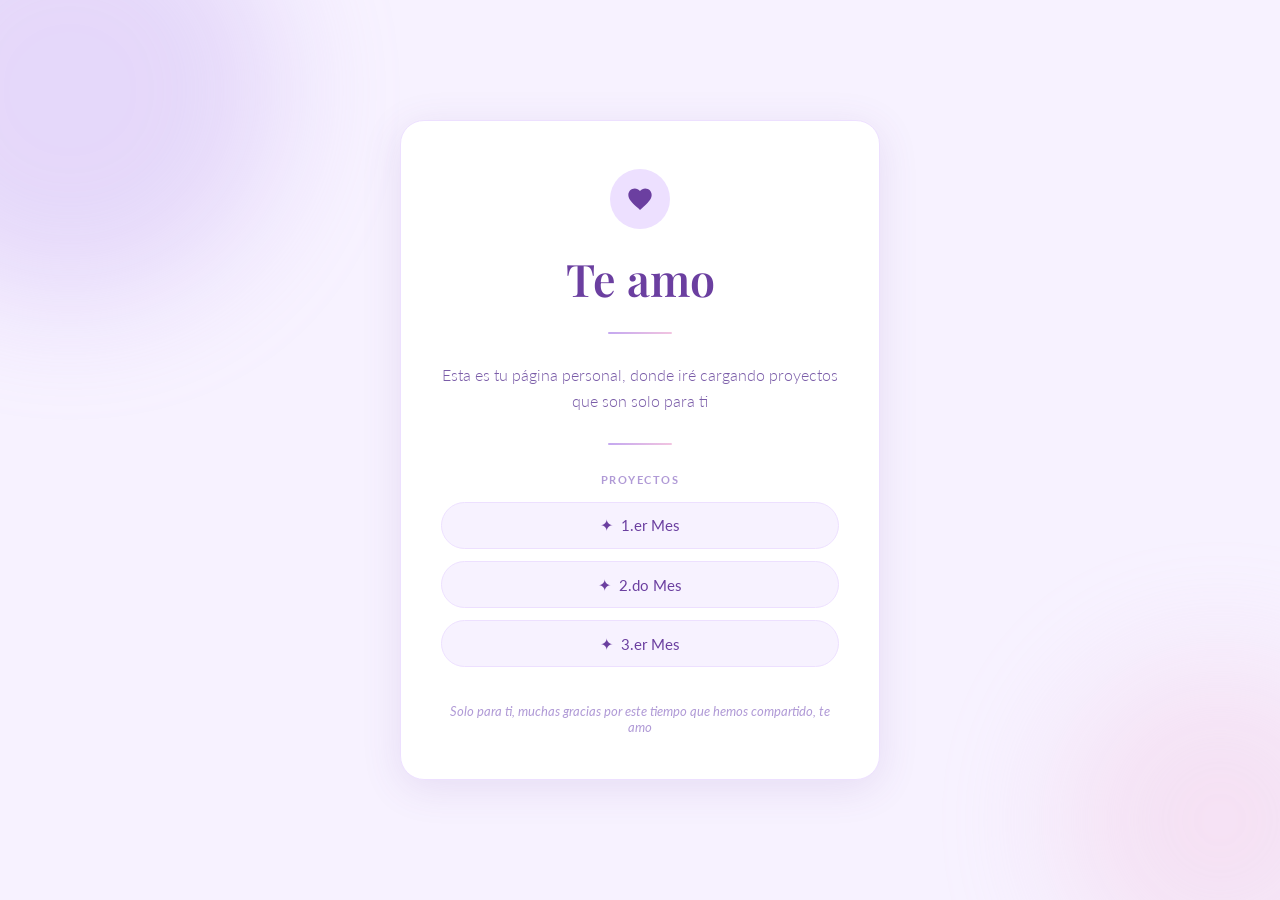
<file: index.html>
<!DOCTYPE html>
<html lang="es">
<head>
  <meta charset="UTF-8" />
  <meta name="viewport" content="width=device-width, initial-scale=1.0, maximum-scale=1.0, user-scalable=no, shrink-to-fit=no"/>
  <title>Para ti amor mío</title>
  <link rel="stylesheet" href="styles.css" />
</head>
<body>

  <div class="card">

    <!-- Ícono corazón -->
    <div class="icon-wrap">
      <svg viewBox="0 0 24 24" xmlns="http://www.w3.org/2000/svg">
        <path d="M12 21.35l-1.45-1.32C5.4 15.36 2 12.28 2 8.5
                 2 5.42 4.42 3 7.5 3c1.74 0 3.41.81 4.5 2.09
                 C13.09 3.81 14.76 3 16.5 3 19.58 3 22 5.42 22 8.5
                 c0 3.78-3.4 6.86-8.55 11.54L12 21.35z"/>
      </svg>
    </div>

    <h1>Te amo</h1>

    <div class="divider"></div>

    <h3>Esta es tu página personal, donde iré cargando proyectos que son solo para ti</h3>

    <div class="divider"></div>

    <span class="section-label">Proyectos</span>

    <ul class="nav-links">
      <li>
        <a href="1.er Mes.html">
          <span class="link-icon">✦</span>
          1.er Mes
        </a>
      </li>
      <li>
        <a href="2.do Mes.html">
          <span class="link-icon">✦</span>
          2.do Mes
        </a>
      </li>
      <li>
        <a href="3.er Mes.html">
          <span class="link-icon">✦</span>
          3.er Mes
        </a>
      </li>
    </ul>

    <p class="footer-note">Solo para ti, muchas gracias por este tiempo que hemos compartido, te amo</p>

  </div>

  <script src="scripindex.js"></script>
</body>
</html>
</file>
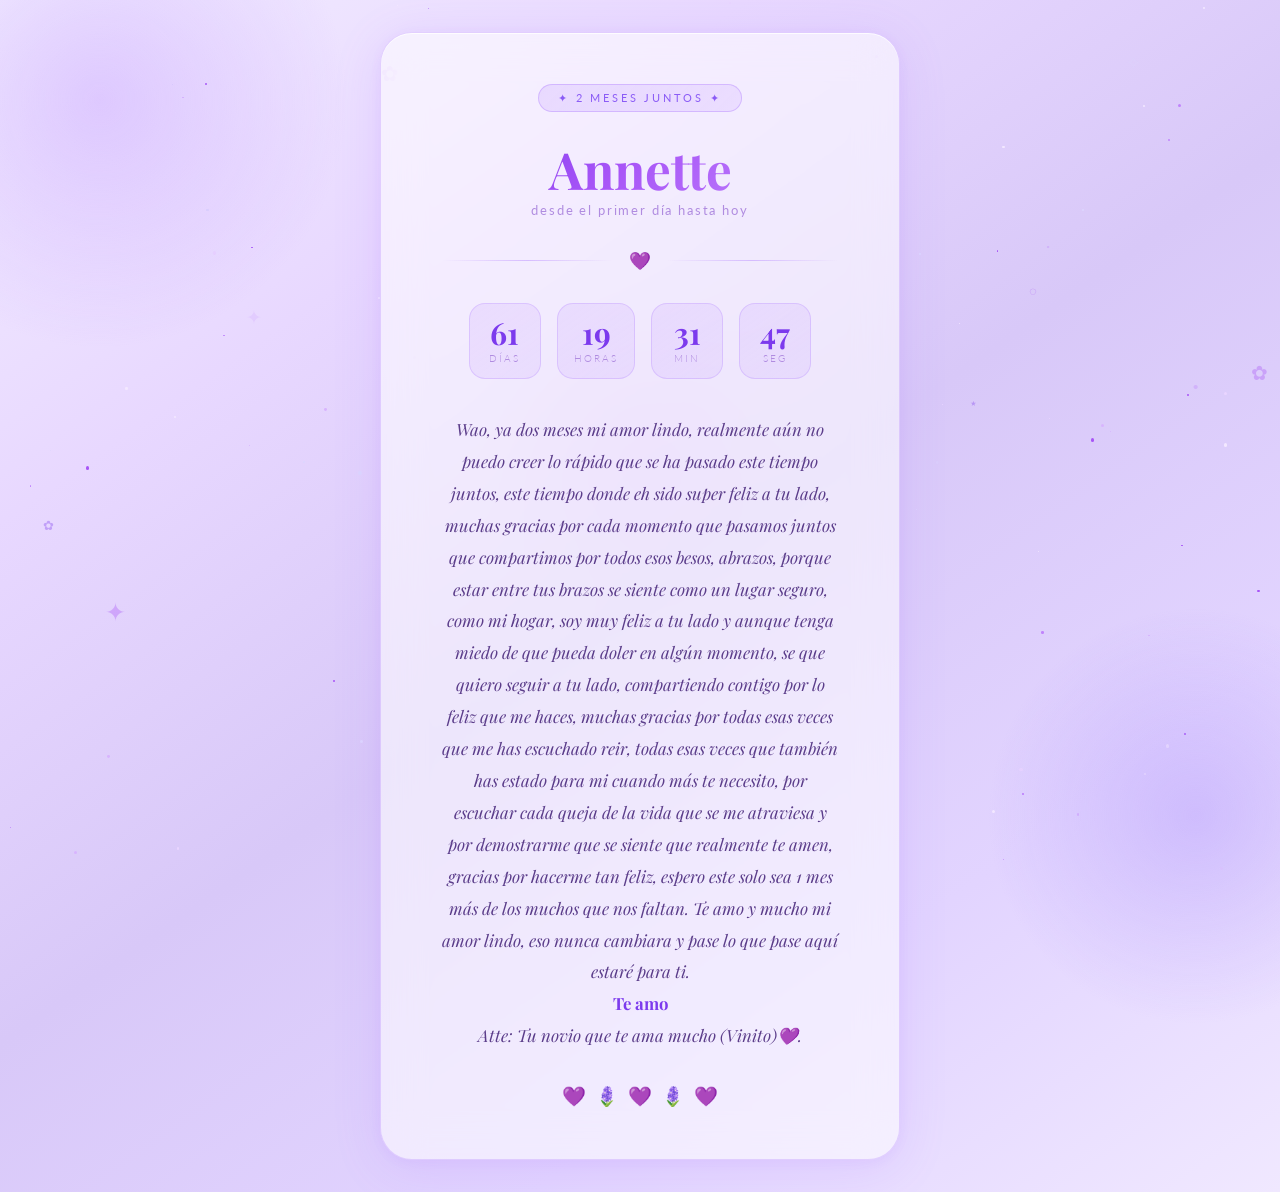
<file: 2.do mes.html>
<!DOCTYPE html>
<html lang="es">
<head>
<meta charset="UTF-8">
<meta name="viewport" content="width=device-width, initial-scale=1.0">
<title>Para Annette 💜</title>
<link href="https://fonts.googleapis.com/css2?family=Playfair+Display:ital,wght@0,400;0,700;1,400&family=Lato:wght@300;400&display=swap" rel="stylesheet">
<style>
  * { margin: 0; padding: 0; box-sizing: border-box; }

  body {
    min-height: 100vh;
    background: linear-gradient(145deg, #f3eeff 0%, #e8d8ff 25%, #d8c8f8 50%, #e2d4ff 75%, #f0e8ff 100%);
    display: flex;
    align-items: center;
    justify-content: center;
    font-family: 'Lato', sans-serif;
    overflow-x: hidden;
    overflow-y: auto;
    position: relative;
    padding: 2rem 0;
  }

  .stars-bg {
    position: fixed;
    inset: 0;
    pointer-events: none;
    overflow: hidden;
    z-index: 0;
  }

  .star {
    position: absolute;
    border-radius: 50%;
    animation: twinkle var(--d) ease-in-out infinite var(--delay);
  }

  @keyframes twinkle {
    0%, 100% { opacity: 0.15; transform: scale(1); }
    50% { opacity: 1; transform: scale(1.5); }
  }

  .floaty {
    position: fixed;
    pointer-events: none;
    z-index: 0;
    animation: float var(--fd) ease-in-out infinite var(--fdelay);
    font-size: var(--fs);
    color: var(--fc);
    opacity: 0.35;
  }

  @keyframes float {
    0%, 100% { transform: translateY(0) rotate(var(--r)); }
    50% { transform: translateY(-20px) rotate(calc(var(--r) + 8deg)); }
  }

  .glow-orb {
    position: fixed;
    border-radius: 50%;
    pointer-events: none;
    z-index: 0;
    animation: orbPulse var(--od) ease-in-out infinite var(--odelay);
  }

  @keyframes orbPulse {
    0%, 100% { transform: scale(1) translate(-50%, -50%); opacity: var(--oa); }
    50% { transform: scale(1.2) translate(-50%, -50%); opacity: calc(var(--oa) * 1.6); }
  }

  .card {
    position: relative;
    z-index: 10;
    background: rgba(255, 255, 255, 0.55);
    border: 1.5px solid rgba(180, 130, 255, 0.3);
    border-radius: 32px;
    padding: 3.2rem 3.8rem;
    max-width: 520px;
    width: 90vw;
    text-align: center;
    backdrop-filter: blur(20px);
    -webkit-backdrop-filter: blur(20px);
    box-shadow:
      0 8px 48px rgba(160, 100, 255, 0.15),
      0 2px 12px rgba(180, 130, 255, 0.1),
      inset 0 1px 0 rgba(255, 255, 255, 0.8);
    animation: appear 1.4s cubic-bezier(0.16, 1, 0.3, 1) forwards;
    opacity: 0;
    transform: translateY(35px) scale(0.97);
  }

  @keyframes appear {
    to { opacity: 1; transform: translateY(0) scale(1); }
  }

  .badge {
    display: inline-block;
    background: linear-gradient(135deg, rgba(160, 100, 255, 0.15), rgba(200, 160, 255, 0.2));
    border: 1px solid rgba(160, 100, 255, 0.3);
    color: #8b5cf6;
    font-size: 0.7rem;
    letter-spacing: 0.25em;
    text-transform: uppercase;
    padding: 0.38rem 1.2rem;
    border-radius: 100px;
    margin-bottom: 1.8rem;
    animation: fadeSlide 1s 0.4s ease forwards;
    opacity: 0;
    transform: translateY(10px);
  }

  @keyframes fadeSlide {
    to { opacity: 1; transform: translateY(0); }
  }

  .name {
    font-family: 'Playfair Display', serif;
    font-size: 3.2rem;
    font-weight: 700;
    background: linear-gradient(135deg, #7c3aed 0%, #a855f7 45%, #c084fc 100%);
    -webkit-background-clip: text;
    -webkit-text-fill-color: transparent;
    background-clip: text;
    line-height: 1.1;
    margin-bottom: 0.3rem;
    animation: fadeSlide 1s 0.6s ease forwards;
    opacity: 0;
  }

  .subtitle-date {
    font-size: 0.82rem;
    color: #b08ce0;
    letter-spacing: 0.14em;
    margin-bottom: 2rem;
    animation: fadeSlide 1s 0.7s ease forwards;
    opacity: 0;
  }

  .divider {
    display: flex;
    align-items: center;
    gap: 1rem;
    margin-bottom: 2rem;
    animation: fadeSlide 1s 0.8s ease forwards;
    opacity: 0;
  }

  .divider-line {
    flex: 1;
    height: 1px;
    background: linear-gradient(90deg, transparent, rgba(160, 100, 255, 0.35), transparent);
  }

  .divider-heart {
    font-size: 1.1rem;
    animation: heartbeat 1.8s ease-in-out infinite;
    display: inline-block;
  }

  @keyframes heartbeat {
    0%, 100% { transform: scale(1); }
    15% { transform: scale(1.3); }
    30% { transform: scale(1); }
    45% { transform: scale(1.18); }
  }

  .counter-wrap {
    display: flex;
    justify-content: center;
    gap: 1rem;
    margin-bottom: 2.2rem;
    animation: fadeSlide 1s 0.9s ease forwards;
    opacity: 0;
  }

  .counter-box {
    background: linear-gradient(145deg, rgba(200, 160, 255, 0.2), rgba(180, 130, 255, 0.12));
    border: 1px solid rgba(160, 100, 255, 0.22);
    border-radius: 16px;
    padding: 0.85rem 1rem;
    min-width: 72px;
  }

  .counter-num {
    font-family: 'Playfair Display', serif;
    font-size: 1.9rem;
    color: #7c3aed;
    line-height: 1;
    display: block;
    font-weight: 700;
  }

  .counter-label {
    font-size: 0.63rem;
    color: #b08ce0;
    letter-spacing: 0.2em;
    text-transform: uppercase;
    margin-top: 0.25rem;
    display: block;
    font-weight: 300;
  }

  .message {
    font-family: 'Playfair Display', serif;
    font-style: italic;
    font-size: 1.05rem;
    color: #5b3d8a;
    line-height: 1.9;
    margin-bottom: 2rem;
    animation: fadeSlide 1s 1.1s ease forwards;
    opacity: 0;
  }

  .message strong {
    font-style: normal;
    color: #7c3aed;
    font-weight: 700;
  }

  .footer-hearts {
    display: flex;
    justify-content: center;
    gap: 0.55rem;
    animation: fadeSlide 1s 1.3s ease forwards;
    opacity: 0;
  }

  .hrt {
    font-size: 1.2rem;
    display: inline-block;
    animation: heartPop var(--hp) ease-in-out infinite var(--hd);
  }

  @keyframes heartPop {
    0%, 100% { transform: scale(1); opacity: 0.6; }
    50% { transform: scale(1.35); opacity: 1; }
  }

  .petals {
    position: fixed;
    inset: 0;
    pointer-events: none;
    z-index: 1;
    overflow: hidden;
  }

  .petal {
    position: absolute;
    top: -20px;
    border-radius: 50% 0 50% 0;
    animation: fall var(--fal) linear infinite var(--faldelay);
    opacity: 0.5;
  }

  @keyframes fall {
    0% { transform: translateY(-20px) rotate(0deg) translateX(0); opacity: 0.6; }
    80% { opacity: 0.4; }
    100% { transform: translateY(110vh) rotate(var(--spin)) translateX(var(--drift)); opacity: 0; }
  }
</style>
</head>
<body>

<div class="stars-bg" id="stars"></div>
<div class="petals" id="petals"></div>

<!-- Orbes de luz lilas -->
<div class="glow-orb" style="width:500px;height:500px;background:radial-gradient(circle,rgba(196,156,255,0.4),transparent 70%);top:0;left:0;transform-origin:top left;--od:8s;--odelay:0s;--oa:0.7;transform:translate(-30%,-30%);"></div>
<div class="glow-orb" style="width:420px;height:420px;background:radial-gradient(circle,rgba(167,139,250,0.35),transparent 70%);bottom:0;right:0;transform-origin:bottom right;--od:10s;--odelay:2s;--oa:0.6;transform:translate(30%,30%);"></div>
<div class="glow-orb" style="width:300px;height:300px;background:radial-gradient(circle,rgba(216,180,254,0.4),transparent 70%);top:50%;left:50%;--od:6s;--odelay:1s;--oa:0.5;transform:translate(-50%,-50%);"></div>

<div class="card">
  <div class="badge">✦ 2 meses juntos ✦</div>
  
 <div class="name">Annette</div>
  <div class="subtitle-date">desde el primer día hasta hoy</div>

  <div class="divider">
    <div class="divider-line"></div>
    <span class="divider-heart">💜</span>
    <div class="divider-line"></div>
  </div>

  <div class="counter-wrap">
    <div class="counter-box">
      <span class="counter-num" id="cnt-dias">–</span>
      <span class="counter-label">días</span>
    </div>
    <div class="counter-box">
      <span class="counter-num" id="cnt-horas">–</span>
      <span class="counter-label">horas</span>
    </div>
    <div class="counter-box">
      <span class="counter-num" id="cnt-min">–</span>
      <span class="counter-label">min</span>
    </div>
    <div class="counter-box">
      <span class="counter-num" id="cnt-seg">–</span>
      <span class="counter-label">seg</span>
    </div>
  </div>
    
  <div class="message">
    Wao, ya dos meses mi amor lindo, realmente aún no puedo creer lo rápido que se ha pasado este tiempo juntos,
    este tiempo donde eh sido super feliz a tu lado, muchas gracias por cada momento que pasamos juntos que compartimos
    por todos esos besos, abrazos, porque estar entre tus brazos se siente como un lugar seguro, como mi hogar, soy muy 
    feliz a tu lado y aunque tenga miedo de que pueda doler en algún momento, se que quiero seguir a tu lado, compartiendo 
    contigo por lo feliz que me haces, muchas gracias por todas esas veces que me has escuchado reir, todas esas veces que
    también has estado para mi cuando más te necesito, por escuchar cada queja de la vida que se me atraviesa y por demostrarme
    que se siente que realmente te amen, gracias por hacerme tan feliz, espero este solo sea 1 mes más de los muchos que nos faltan.
    Te amo y mucho mi amor lindo, eso nunca cambiara y pase lo que pase aquí estaré para ti. <br><strong>Te amo</strong><br>
    Atte: Tu novio que te ama mucho (Vinito)💜.
  </div>

  <div class="footer-hearts">
    <span class="hrt" style="--hp:2s;--hd:0s;">💜</span>
    <span class="hrt" style="--hp:2.3s;--hd:0.3s;">🪻</span>
    <span class="hrt" style="--hp:1.8s;--hd:0.6s;">💜</span>
    <span class="hrt" style="--hp:2.1s;--hd:0.9s;">🪻</span>
    <span class="hrt" style="--hp:2.4s;--hd:1.2s;">💜</span>
  </div>
</div>

<script>
// Estrellas lilas
const starsEl = document.getElementById('stars');
const starColors = ['#c084fc','#a855f7','#ddd6fe','#e9d5ff','#f3e8ff','#d8b4fe'];
for (let i = 0; i < 90; i++) {
  const s = document.createElement('div');
  s.className = 'star';
  const size = Math.random() * 3 + 0.8;
  const color = starColors[Math.floor(Math.random() * starColors.length)];
  s.style.cssText = `
    left:${Math.random()*100}%;
    top:${Math.random()*100}%;
    width:${size}px;
    height:${size}px;
    background:${color};
    --d:${2+Math.random()*5}s;
    --delay:${Math.random()*6}s;
  `;
  starsEl.appendChild(s);
}

// Símbolos flotantes
const floatSymbols = ['✦','✧','⋆','˚','·','✿','◌'];
const floatColors = ['#a855f7','#c084fc','#ddd6fe','#7c3aed','#d8b4fe'];
for (let i = 0; i < 20; i++) {
  const f = document.createElement('div');
  f.className = 'floaty';
  f.textContent = floatSymbols[Math.floor(Math.random() * floatSymbols.length)];
  f.style.cssText = `
    left:${Math.random()*100}%;
    top:${Math.random()*100}%;
    --fs:${10+Math.random()*20}px;
    --fc:${floatColors[Math.floor(Math.random()*floatColors.length)]};
    --r:${Math.random()*360}deg;
    --fd:${4+Math.random()*7}s;
    --fdelay:${Math.random()*5}s;
  `;
  document.body.appendChild(f);
}

// Pétalos cayendo
const petalsEl = document.getElementById('petals');
const petalColors = ['#e9d5ff','#ddd6fe','#c084fc','#f3e8ff','#d8b4fe'];
for (let i = 0; i < 18; i++) {
  const p = document.createElement('div');
  p.className = 'petal';
  const size = 6 + Math.random() * 8;
  const color = petalColors[Math.floor(Math.random() * petalColors.length)];
  p.style.cssText = `
    left:${Math.random()*100}%;
    width:${size}px;
    height:${size * 1.2}px;
    background:${color};
    --fal:${6+Math.random()*10}s;
    --faldelay:${Math.random()*10}s;
    --spin:${(Math.random()-0.5)*720}deg;
    --drift:${(Math.random()-0.5)*120}px;
  `;
  petalsEl.appendChild(p);
}

// Contador
const inicio = new Date();
inicio.setDate(inicio.getDate() - 61);
inicio.setHours(0, 0, 0, 0);

function update() {
  const diff = new Date() - inicio;
  const dias   = Math.floor(diff / 86400000);
  const horas  = Math.floor((diff % 86400000) / 3600000);
  const min    = Math.floor((diff % 3600000) / 60000);
  const seg    = Math.floor((diff % 60000) / 1000);
  document.getElementById('cnt-dias').textContent = dias;
  document.getElementById('cnt-horas').textContent = String(horas).padStart(2,'0');
  document.getElementById('cnt-min').textContent   = String(min).padStart(2,'0');
  document.getElementById('cnt-seg').textContent   = String(seg).padStart(2,'0');
}
update();
setInterval(update, 1000);
</script>
</body>
</html>
</file>
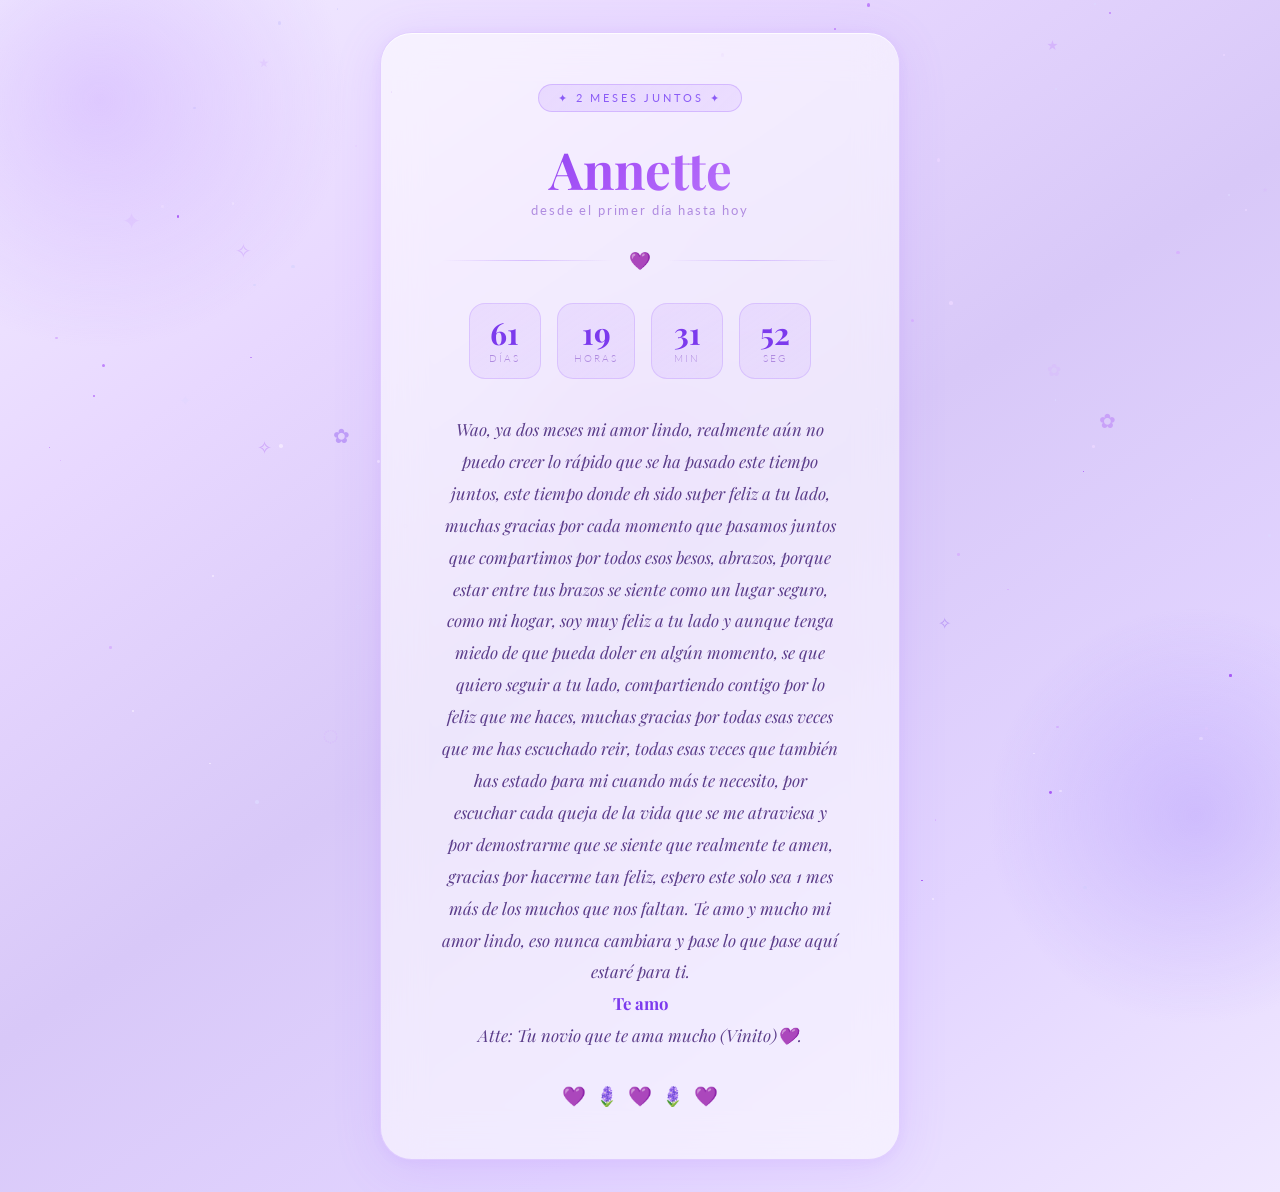
<file: 2.do Mes.html>
<!DOCTYPE html>
<html lang="es">
<head>
<meta charset="UTF-8">
<meta name="viewport" content="width=device-width, initial-scale=1.0">
<title>Para Annette 💜</title>
<link href="https://fonts.googleapis.com/css2?family=Playfair+Display:ital,wght@0,400;0,700;1,400&family=Lato:wght@300;400&display=swap" rel="stylesheet">
<style>
  * { margin: 0; padding: 0; box-sizing: border-box; }

  body {
    min-height: 100vh;
    background: linear-gradient(145deg, #f3eeff 0%, #e8d8ff 25%, #d8c8f8 50%, #e2d4ff 75%, #f0e8ff 100%);
    display: flex;
    align-items: center;
    justify-content: center;
    font-family: 'Lato', sans-serif;
    overflow-x: hidden;
    overflow-y: auto;
    position: relative;
    padding: 2rem 0;
  }

  .stars-bg {
    position: fixed;
    inset: 0;
    pointer-events: none;
    overflow: hidden;
    z-index: 0;
  }

  .star {
    position: absolute;
    border-radius: 50%;
    animation: twinkle var(--d) ease-in-out infinite var(--delay);
  }

  @keyframes twinkle {
    0%, 100% { opacity: 0.15; transform: scale(1); }
    50% { opacity: 1; transform: scale(1.5); }
  }

  .floaty {
    position: fixed;
    pointer-events: none;
    z-index: 0;
    animation: float var(--fd) ease-in-out infinite var(--fdelay);
    font-size: var(--fs);
    color: var(--fc);
    opacity: 0.35;
  }

  @keyframes float {
    0%, 100% { transform: translateY(0) rotate(var(--r)); }
    50% { transform: translateY(-20px) rotate(calc(var(--r) + 8deg)); }
  }

  .glow-orb {
    position: fixed;
    border-radius: 50%;
    pointer-events: none;
    z-index: 0;
    animation: orbPulse var(--od) ease-in-out infinite var(--odelay);
  }

  @keyframes orbPulse {
    0%, 100% { transform: scale(1) translate(-50%, -50%); opacity: var(--oa); }
    50% { transform: scale(1.2) translate(-50%, -50%); opacity: calc(var(--oa) * 1.6); }
  }

  .card {
    position: relative;
    z-index: 10;
    background: rgba(255, 255, 255, 0.55);
    border: 1.5px solid rgba(180, 130, 255, 0.3);
    border-radius: 32px;
    padding: 3.2rem 3.8rem;
    max-width: 520px;
    width: 90vw;
    text-align: center;
    backdrop-filter: blur(20px);
    -webkit-backdrop-filter: blur(20px);
    box-shadow:
      0 8px 48px rgba(160, 100, 255, 0.15),
      0 2px 12px rgba(180, 130, 255, 0.1),
      inset 0 1px 0 rgba(255, 255, 255, 0.8);
    animation: appear 1.4s cubic-bezier(0.16, 1, 0.3, 1) forwards;
    opacity: 0;
    transform: translateY(35px) scale(0.97);
  }

  @keyframes appear {
    to { opacity: 1; transform: translateY(0) scale(1); }
  }

  .badge {
    display: inline-block;
    background: linear-gradient(135deg, rgba(160, 100, 255, 0.15), rgba(200, 160, 255, 0.2));
    border: 1px solid rgba(160, 100, 255, 0.3);
    color: #8b5cf6;
    font-size: 0.7rem;
    letter-spacing: 0.25em;
    text-transform: uppercase;
    padding: 0.38rem 1.2rem;
    border-radius: 100px;
    margin-bottom: 1.8rem;
    animation: fadeSlide 1s 0.4s ease forwards;
    opacity: 0;
    transform: translateY(10px);
  }

  @keyframes fadeSlide {
    to { opacity: 1; transform: translateY(0); }
  }

  .name {
    font-family: 'Playfair Display', serif;
    font-size: 3.2rem;
    font-weight: 700;
    background: linear-gradient(135deg, #7c3aed 0%, #a855f7 45%, #c084fc 100%);
    -webkit-background-clip: text;
    -webkit-text-fill-color: transparent;
    background-clip: text;
    line-height: 1.1;
    margin-bottom: 0.3rem;
    animation: fadeSlide 1s 0.6s ease forwards;
    opacity: 0;
  }

  .subtitle-date {
    font-size: 0.82rem;
    color: #b08ce0;
    letter-spacing: 0.14em;
    margin-bottom: 2rem;
    animation: fadeSlide 1s 0.7s ease forwards;
    opacity: 0;
  }

  .divider {
    display: flex;
    align-items: center;
    gap: 1rem;
    margin-bottom: 2rem;
    animation: fadeSlide 1s 0.8s ease forwards;
    opacity: 0;
  }

  .divider-line {
    flex: 1;
    height: 1px;
    background: linear-gradient(90deg, transparent, rgba(160, 100, 255, 0.35), transparent);
  }

  .divider-heart {
    font-size: 1.1rem;
    animation: heartbeat 1.8s ease-in-out infinite;
    display: inline-block;
  }

  @keyframes heartbeat {
    0%, 100% { transform: scale(1); }
    15% { transform: scale(1.3); }
    30% { transform: scale(1); }
    45% { transform: scale(1.18); }
  }

  .counter-wrap {
    display: flex;
    justify-content: center;
    gap: 1rem;
    margin-bottom: 2.2rem;
    animation: fadeSlide 1s 0.9s ease forwards;
    opacity: 0;
  }

  .counter-box {
    background: linear-gradient(145deg, rgba(200, 160, 255, 0.2), rgba(180, 130, 255, 0.12));
    border: 1px solid rgba(160, 100, 255, 0.22);
    border-radius: 16px;
    padding: 0.85rem 1rem;
    min-width: 72px;
  }

  .counter-num {
    font-family: 'Playfair Display', serif;
    font-size: 1.9rem;
    color: #7c3aed;
    line-height: 1;
    display: block;
    font-weight: 700;
  }

  .counter-label {
    font-size: 0.63rem;
    color: #b08ce0;
    letter-spacing: 0.2em;
    text-transform: uppercase;
    margin-top: 0.25rem;
    display: block;
    font-weight: 300;
  }

  .message {
    font-family: 'Playfair Display', serif;
    font-style: italic;
    font-size: 1.05rem;
    color: #5b3d8a;
    line-height: 1.9;
    margin-bottom: 2rem;
    animation: fadeSlide 1s 1.1s ease forwards;
    opacity: 0;
  }

  .message strong {
    font-style: normal;
    color: #7c3aed;
    font-weight: 700;
  }

  .footer-hearts {
    display: flex;
    justify-content: center;
    gap: 0.55rem;
    animation: fadeSlide 1s 1.3s ease forwards;
    opacity: 0;
  }

  .hrt {
    font-size: 1.2rem;
    display: inline-block;
    animation: heartPop var(--hp) ease-in-out infinite var(--hd);
  }

  @keyframes heartPop {
    0%, 100% { transform: scale(1); opacity: 0.6; }
    50% { transform: scale(1.35); opacity: 1; }
  }

  .petals {
    position: fixed;
    inset: 0;
    pointer-events: none;
    z-index: 1;
    overflow: hidden;
  }

  .petal {
    position: absolute;
    top: -20px;
    border-radius: 50% 0 50% 0;
    animation: fall var(--fal) linear infinite var(--faldelay);
    opacity: 0.5;
  }

  @keyframes fall {
    0% { transform: translateY(-20px) rotate(0deg) translateX(0); opacity: 0.6; }
    80% { opacity: 0.4; }
    100% { transform: translateY(110vh) rotate(var(--spin)) translateX(var(--drift)); opacity: 0; }
  }
</style>
</head>
<body>

<div class="stars-bg" id="stars"></div>
<div class="petals" id="petals"></div>

<!-- Orbes de luz lilas -->
<div class="glow-orb" style="width:500px;height:500px;background:radial-gradient(circle,rgba(196,156,255,0.4),transparent 70%);top:0;left:0;transform-origin:top left;--od:8s;--odelay:0s;--oa:0.7;transform:translate(-30%,-30%);"></div>
<div class="glow-orb" style="width:420px;height:420px;background:radial-gradient(circle,rgba(167,139,250,0.35),transparent 70%);bottom:0;right:0;transform-origin:bottom right;--od:10s;--odelay:2s;--oa:0.6;transform:translate(30%,30%);"></div>
<div class="glow-orb" style="width:300px;height:300px;background:radial-gradient(circle,rgba(216,180,254,0.4),transparent 70%);top:50%;left:50%;--od:6s;--odelay:1s;--oa:0.5;transform:translate(-50%,-50%);"></div>

<div class="card">
  <div class="badge">✦ 2 meses juntos ✦</div>
  
 <div class="name">Annette</div>
  <div class="subtitle-date">desde el primer día hasta hoy</div>

  <div class="divider">
    <div class="divider-line"></div>
    <span class="divider-heart">💜</span>
    <div class="divider-line"></div>
  </div>

  <div class="counter-wrap">
    <div class="counter-box">
      <span class="counter-num" id="cnt-dias">–</span>
      <span class="counter-label">días</span>
    </div>
    <div class="counter-box">
      <span class="counter-num" id="cnt-horas">–</span>
      <span class="counter-label">horas</span>
    </div>
    <div class="counter-box">
      <span class="counter-num" id="cnt-min">–</span>
      <span class="counter-label">min</span>
    </div>
    <div class="counter-box">
      <span class="counter-num" id="cnt-seg">–</span>
      <span class="counter-label">seg</span>
    </div>
  </div>
    
  <div class="message">
    Wao, ya dos meses mi amor lindo, realmente aún no puedo creer lo rápido que se ha pasado este tiempo juntos,
    este tiempo donde eh sido super feliz a tu lado, muchas gracias por cada momento que pasamos juntos que compartimos
    por todos esos besos, abrazos, porque estar entre tus brazos se siente como un lugar seguro, como mi hogar, soy muy 
    feliz a tu lado y aunque tenga miedo de que pueda doler en algún momento, se que quiero seguir a tu lado, compartiendo 
    contigo por lo feliz que me haces, muchas gracias por todas esas veces que me has escuchado reir, todas esas veces que
    también has estado para mi cuando más te necesito, por escuchar cada queja de la vida que se me atraviesa y por demostrarme
    que se siente que realmente te amen, gracias por hacerme tan feliz, espero este solo sea 1 mes más de los muchos que nos faltan.
    Te amo y mucho mi amor lindo, eso nunca cambiara y pase lo que pase aquí estaré para ti. <br><strong>Te amo</strong><br>
    Atte: Tu novio que te ama mucho (Vinito)💜.
  </div>

  <div class="footer-hearts">
    <span class="hrt" style="--hp:2s;--hd:0s;">💜</span>
    <span class="hrt" style="--hp:2.3s;--hd:0.3s;">🪻</span>
    <span class="hrt" style="--hp:1.8s;--hd:0.6s;">💜</span>
    <span class="hrt" style="--hp:2.1s;--hd:0.9s;">🪻</span>
    <span class="hrt" style="--hp:2.4s;--hd:1.2s;">💜</span>
  </div>
</div>

<script>
// Estrellas lilas
const starsEl = document.getElementById('stars');
const starColors = ['#c084fc','#a855f7','#ddd6fe','#e9d5ff','#f3e8ff','#d8b4fe'];
for (let i = 0; i < 90; i++) {
  const s = document.createElement('div');
  s.className = 'star';
  const size = Math.random() * 3 + 0.8;
  const color = starColors[Math.floor(Math.random() * starColors.length)];
  s.style.cssText = `
    left:${Math.random()*100}%;
    top:${Math.random()*100}%;
    width:${size}px;
    height:${size}px;
    background:${color};
    --d:${2+Math.random()*5}s;
    --delay:${Math.random()*6}s;
  `;
  starsEl.appendChild(s);
}

// Símbolos flotantes
const floatSymbols = ['✦','✧','⋆','˚','·','✿','◌'];
const floatColors = ['#a855f7','#c084fc','#ddd6fe','#7c3aed','#d8b4fe'];
for (let i = 0; i < 20; i++) {
  const f = document.createElement('div');
  f.className = 'floaty';
  f.textContent = floatSymbols[Math.floor(Math.random() * floatSymbols.length)];
  f.style.cssText = `
    left:${Math.random()*100}%;
    top:${Math.random()*100}%;
    --fs:${10+Math.random()*20}px;
    --fc:${floatColors[Math.floor(Math.random()*floatColors.length)]};
    --r:${Math.random()*360}deg;
    --fd:${4+Math.random()*7}s;
    --fdelay:${Math.random()*5}s;
  `;
  document.body.appendChild(f);
}

// Pétalos cayendo
const petalsEl = document.getElementById('petals');
const petalColors = ['#e9d5ff','#ddd6fe','#c084fc','#f3e8ff','#d8b4fe'];
for (let i = 0; i < 18; i++) {
  const p = document.createElement('div');
  p.className = 'petal';
  const size = 6 + Math.random() * 8;
  const color = petalColors[Math.floor(Math.random() * petalColors.length)];
  p.style.cssText = `
    left:${Math.random()*100}%;
    width:${size}px;
    height:${size * 1.2}px;
    background:${color};
    --fal:${6+Math.random()*10}s;
    --faldelay:${Math.random()*10}s;
    --spin:${(Math.random()-0.5)*720}deg;
    --drift:${(Math.random()-0.5)*120}px;
  `;
  petalsEl.appendChild(p);
}

// Contador
const inicio = new Date();
inicio.setDate(inicio.getDate() - 61);
inicio.setHours(0, 0, 0, 0);

function update() {
  const diff = new Date() - inicio;
  const dias   = Math.floor(diff / 86400000);
  const horas  = Math.floor((diff % 86400000) / 3600000);
  const min    = Math.floor((diff % 3600000) / 60000);
  const seg    = Math.floor((diff % 60000) / 1000);
  document.getElementById('cnt-dias').textContent = dias;
  document.getElementById('cnt-horas').textContent = String(horas).padStart(2,'0');
  document.getElementById('cnt-min').textContent   = String(min).padStart(2,'0');
  document.getElementById('cnt-seg').textContent   = String(seg).padStart(2,'0');
}
update();
setInterval(update, 1000);
</script>
</body>
</html>
</file>
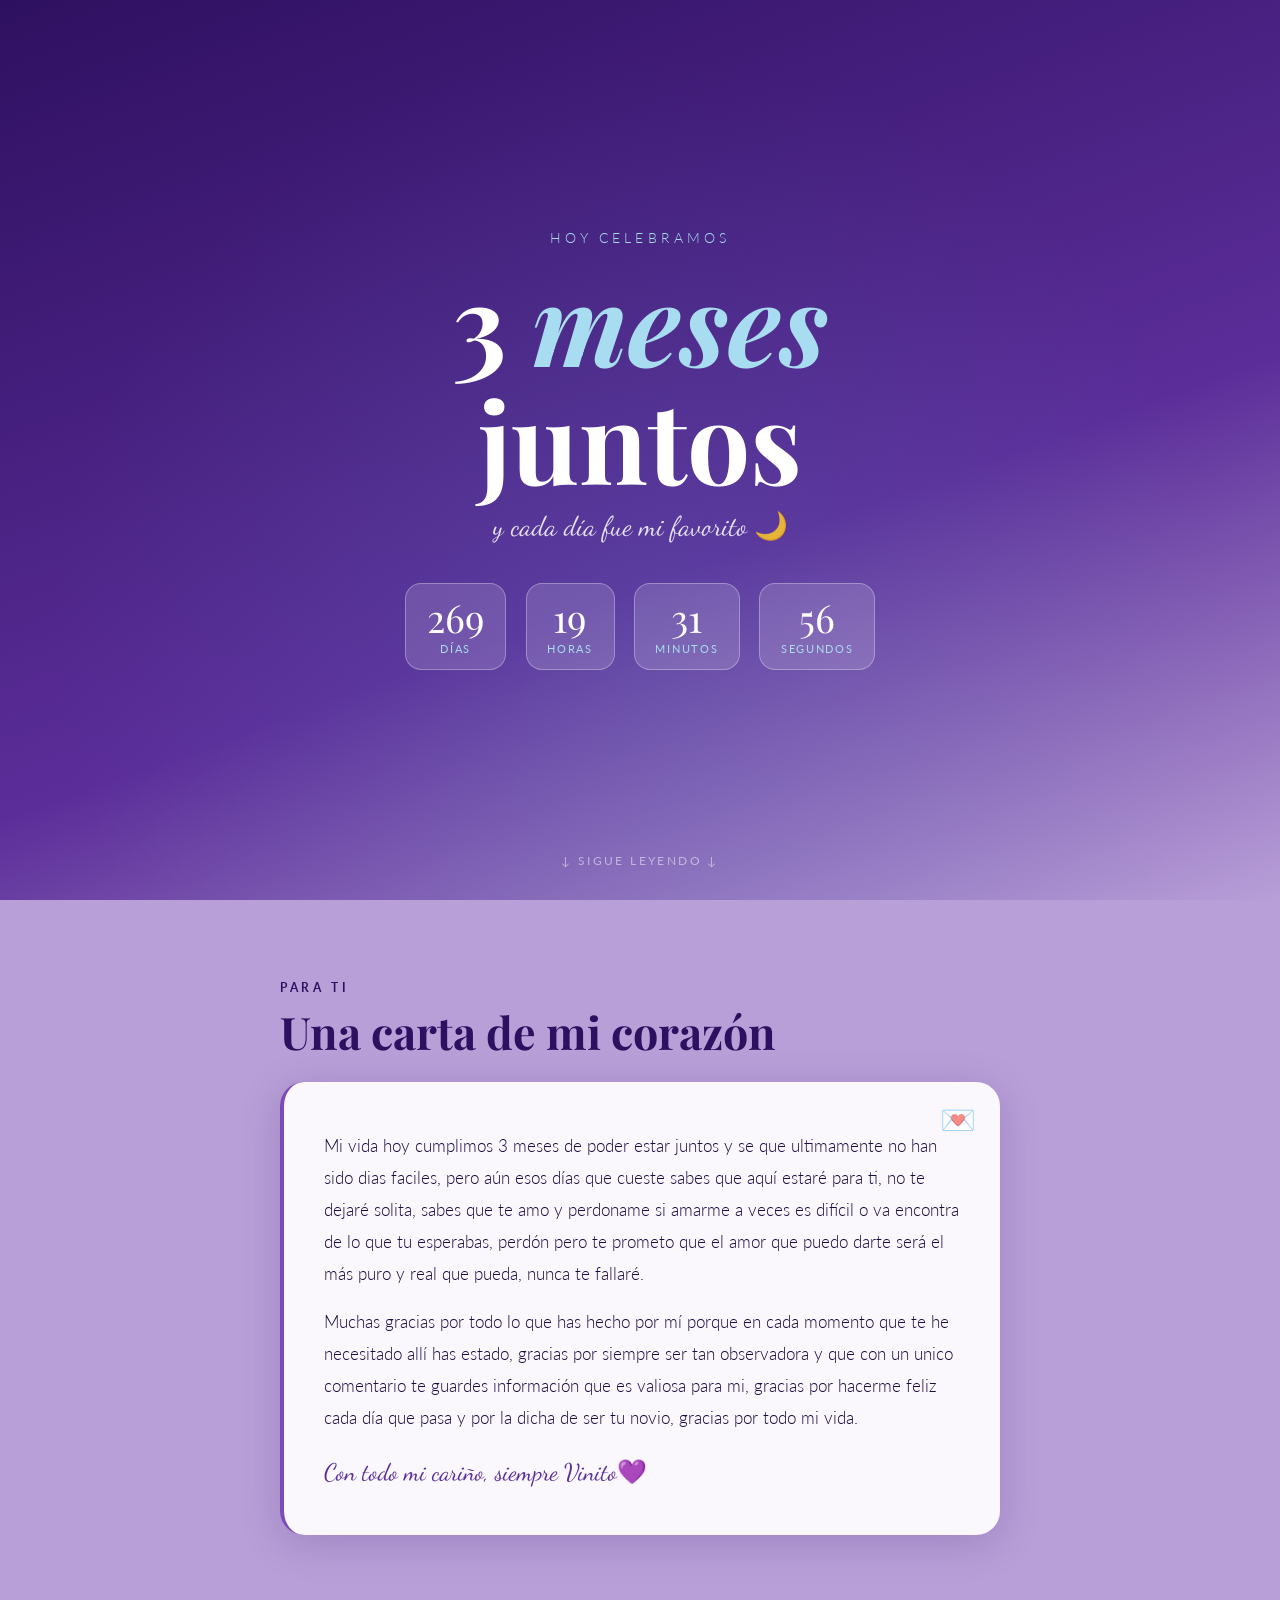
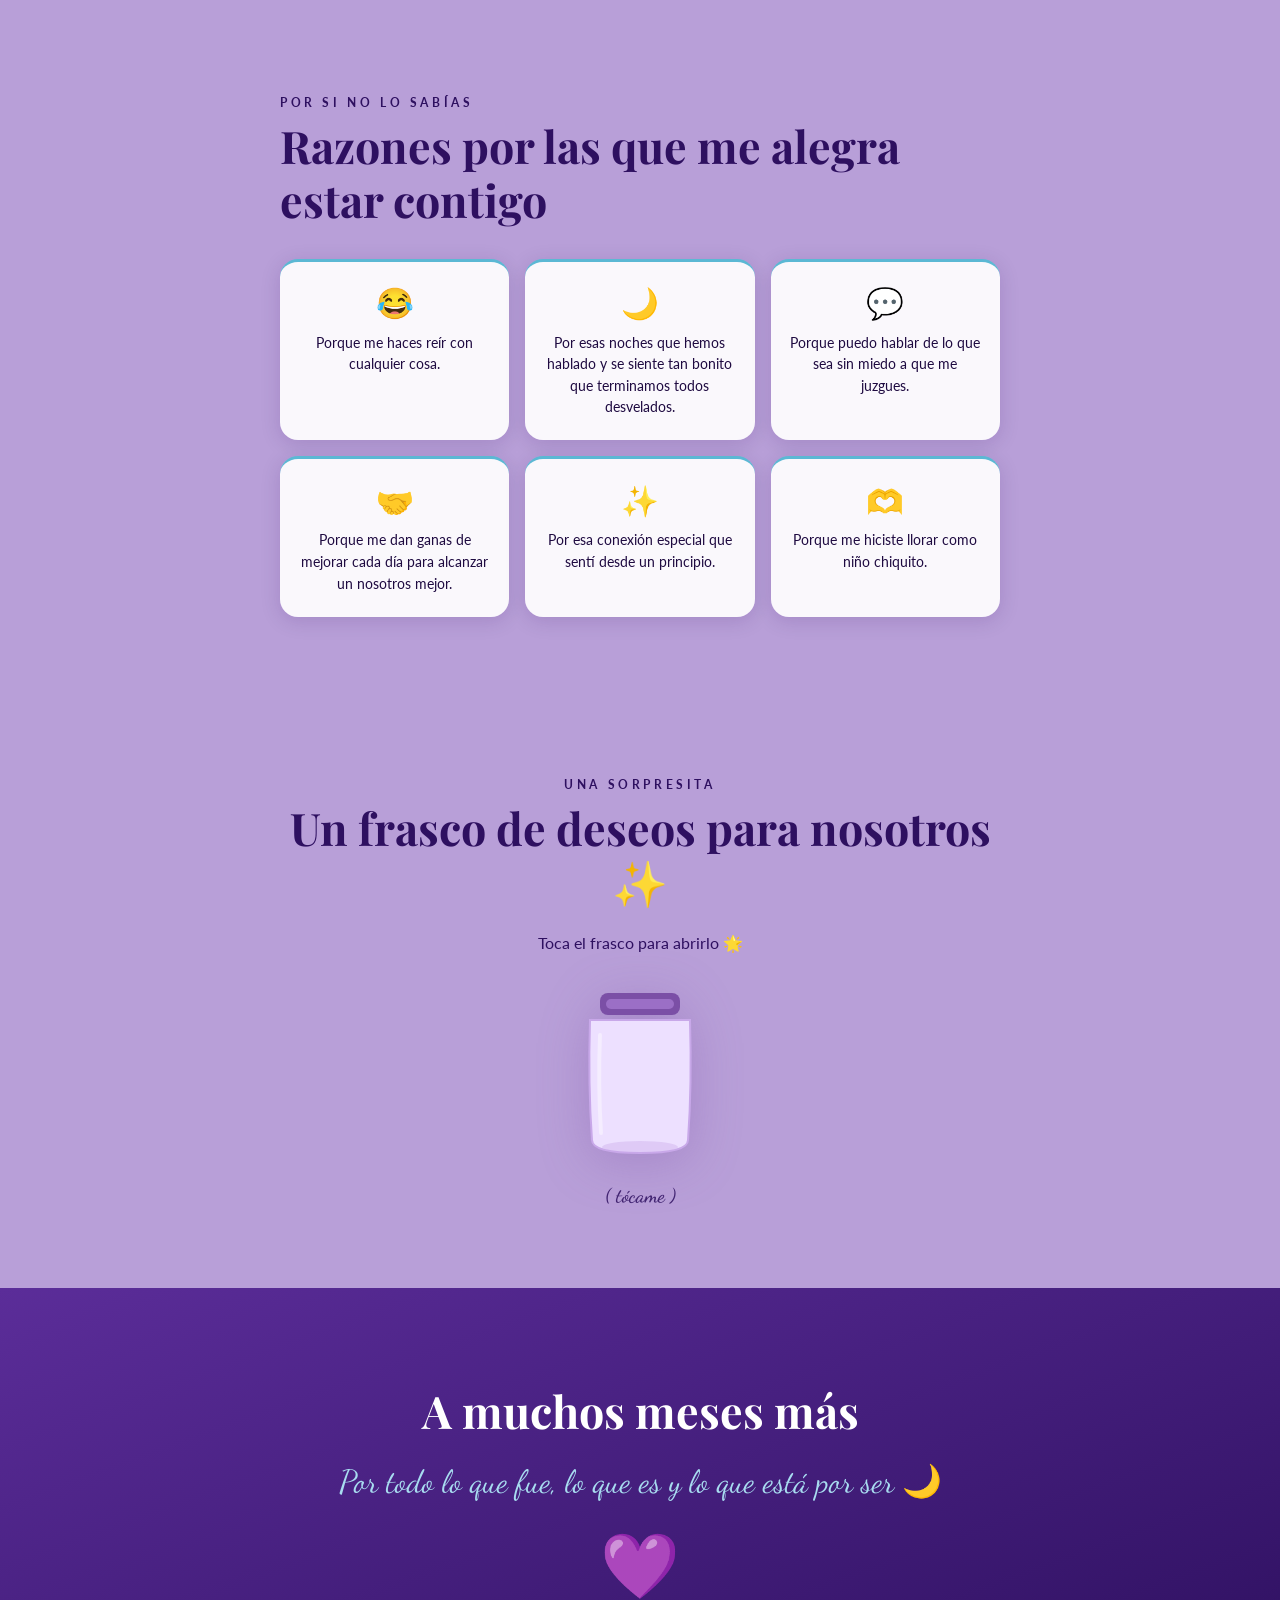
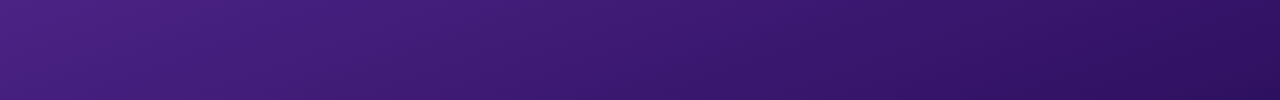
<file: 3.er Mes.html>
<!DOCTYPE html>
<html lang="es">
<head>
<meta charset="UTF-8">
<meta name="viewport" content="width=device-width, initial-scale=1.0">
<title>3 Meses Contigo 💜</title>
<link href="https://fonts.googleapis.com/css2?family=Playfair+Display:ital,wght@0,400;0,700;1,400&family=Lato:wght@300;400&family=Dancing+Script:wght@600&display=swap" rel="stylesheet">
<style>
  *, *::before, *::after { box-sizing: border-box; margin: 0; padding: 0; }

  :root {
    --fondo:        #B89FD8;
    --morado-dark:  #2E1060;
    --morado:       #5B2D99;
    --morado-medio: #7C4BB8;
    --celeste:      #5BB8D4;
    --celeste-claro:#A8DCF0;
    --blanco:       #FFFFFF;
    --texto-oscuro: #1E0A40;
    --card-bg:      rgba(255,255,255,0.92);
  }

  html { scroll-behavior: smooth; }

  body {
    font-family: 'Lato', sans-serif;
    background-color: var(--fondo);
    color: var(--texto-oscuro);
    overflow-x: hidden;
  }

  #particles {
    position: fixed;
    inset: 0;
    pointer-events: none;
    z-index: 0;
  }

  .hero {
    position: relative;
    min-height: 100vh;
    display: flex;
    flex-direction: column;
    align-items: center;
    justify-content: center;
    text-align: center;
    padding: 2rem;
    background: linear-gradient(160deg, var(--morado-dark) 0%, var(--morado) 60%, var(--fondo) 100%);
    overflow: hidden;
    z-index: 1;
  }

  .hero::before {
    content: '';
    position: absolute;
    inset: 0;
    background: radial-gradient(ellipse at 50% 70%, rgba(91,184,212,0.12) 0%, transparent 65%);
  }

  .hero-badge {
    font-family: 'Lato', sans-serif;
    font-weight: 300;
    font-size: .85rem;
    letter-spacing: .3em;
    text-transform: uppercase;
    color: var(--celeste-claro);
    margin-bottom: 1rem;
    opacity: 0;
    animation: fadeUp .8s .3s forwards;
  }

  .hero h1 {
    font-family: 'Playfair Display', serif;
    font-size: clamp(3rem, 10vw, 7rem);
    color: var(--blanco);
    line-height: 1.05;
    opacity: 0;
    animation: fadeUp .9s .5s forwards;
  }

  .hero h1 span {
    color: var(--celeste-claro);
    font-style: italic;
  }

  .hero-sub {
    font-family: 'Dancing Script', cursive;
    font-size: clamp(1.2rem, 3vw, 1.7rem);
    color: rgba(255,255,255,0.85);
    margin-top: .8rem;
    opacity: 0;
    animation: fadeUp .9s .8s forwards;
  }

  .counter-wrap {
    display: flex;
    gap: 1.2rem;
    margin-top: 2.5rem;
    opacity: 0;
    animation: fadeUp .9s 1s forwards;
    flex-wrap: wrap;
    justify-content: center;
  }

  .counter-box {
    background: rgba(255,255,255,0.15);
    backdrop-filter: blur(8px);
    border: 1px solid rgba(255,255,255,0.3);
    border-radius: 16px;
    padding: .9rem 1.3rem;
    min-width: 80px;
    text-align: center;
  }

  .counter-box .num {
    font-family: 'Playfair Display', serif;
    font-size: 2.4rem;
    color: var(--blanco);
    display: block;
    line-height: 1;
  }

  .counter-box .label {
    font-size: .7rem;
    letter-spacing: .15em;
    text-transform: uppercase;
    color: var(--celeste-claro);
    margin-top: .3rem;
    display: block;
  }

  .scroll-hint {
    position: absolute;
    bottom: 2rem;
    left: 50%;
    transform: translateX(-50%);
    color: rgba(255,255,255,0.5);
    font-size: .75rem;
    letter-spacing: .2em;
    text-transform: uppercase;
    animation: bounce 2s infinite;
  }

  section {
    position: relative;
    z-index: 1;
    padding: 5rem 1.5rem;
  }

  .section-inner {
    max-width: 720px;
    margin: 0 auto;
  }

  .eyebrow {
    font-size: .75rem;
    letter-spacing: .3em;
    text-transform: uppercase;
    color: var(--morado-dark);
    font-weight: 700;
    margin-bottom: .6rem;
    display: block;
  }

  .section-title {
    font-family: 'Playfair Display', serif;
    font-size: clamp(1.8rem, 5vw, 2.8rem);
    color: var(--morado-dark);
    line-height: 1.2;
    margin-bottom: 1.5rem;
  }

  .on-light .eyebrow       { color: var(--morado);      text-shadow: none; }
  .on-light .section-title { color: var(--morado-dark); text-shadow: none; }

  .carta {
    background: var(--card-bg);
    border-radius: 24px;
    padding: 3rem 2.5rem;
    box-shadow: 0 8px 40px rgba(46,16,96,0.18);
    border-left: 4px solid var(--morado-medio);
    position: relative;
    overflow: hidden;
  }

  .carta::after {
    content: '💌';
    position: absolute;
    top: 1.2rem;
    right: 1.5rem;
    font-size: 1.8rem;
    opacity: .6;
  }

  .carta p {
    font-size: 1.05rem;
    line-height: 1.9;
    color: var(--texto-oscuro);
    margin-bottom: 1rem;
    font-weight: 300;
  }

  .carta .firma {
    font-family: 'Dancing Script', cursive;
    font-size: 1.5rem;
    color: var(--morado);
    margin-top: 1.5rem;
  }

  .razones-bg { background: transparent; }

  .razones-grid {
    display: grid;
    grid-template-columns: repeat(auto-fill, minmax(200px, 1fr));
    gap: 1rem;
    margin-top: 2rem;
  }

  .razon-card {
    background: var(--card-bg);
    border-radius: 18px;
    padding: 1.4rem 1.2rem;
    text-align: center;
    box-shadow: 0 4px 20px rgba(46,16,96,0.15);
    border-top: 3px solid var(--celeste);
    transition: transform .25s, box-shadow .25s;
    cursor: default;
  }

  .razon-card:hover {
    transform: translateY(-4px);
    box-shadow: 0 10px 32px rgba(46,16,96,0.22);
  }

  .razon-card .emoji { font-size: 1.9rem; display: block; margin-bottom: .6rem; }

  .razon-card p {
    font-size: .9rem;
    line-height: 1.5;
    color: var(--texto-oscuro);
    font-weight: 400;
  }

  .sorpresa-section { text-align: center; }

  .jar-wrap {
    display: flex;
    flex-direction: column;
    align-items: center;
    margin-top: 2rem;
    gap: 1.2rem;
  }

  .jar {
    width: 140px;
    height: 180px;
    position: relative;
    cursor: pointer;
  }

  .jar svg {
    width: 100%;
    height: 100%;
    filter: drop-shadow(0 8px 24px rgba(123,79,166,0.3));
    transition: transform .3s;
  }

  .jar:hover svg { transform: scale(1.06); }

  .jar-stars {
    position: absolute;
    inset: 25px 15px 30px;
    overflow: hidden;
    border-radius: 4px 4px 40px 40px;
    display: flex;
    flex-wrap: wrap;
    gap: 3px;
    padding: 6px;
    align-content: flex-end;
    pointer-events: none;
  }

  .star-dot {
    width: 8px;
    height: 8px;
    border-radius: 50%;
    opacity: 0;
    transition: opacity .4s;
  }

  .jar.open .star-dot { opacity: 1; }

  .jar-msg {
    font-family: 'Dancing Script', cursive;
    font-size: 1.25rem;
    color: var(--morado-dark);
    font-weight: 600;
    opacity: .85;
    transition: opacity .4s;
  }

  .jar.open + .jar-msg { opacity: 0; }

  .wishes-box {
    max-width: 440px;
    width: 100%;
    background: var(--card-bg);
    border-radius: 20px;
    padding: 1.8rem;
    box-shadow: 0 8px 40px rgba(46,16,96,0.18);
    display: none;
    text-align: left;
  }

  .wishes-box.visible { display: block; animation: fadeUp .6s forwards; }

  .wish-item {
    display: flex;
    align-items: flex-start;
    gap: .7rem;
    padding: .6rem 0;
    border-bottom: 1px solid rgba(91,45,153,0.12);
    font-size: .95rem;
    color: var(--texto-oscuro);
    font-weight: 400;
    line-height: 1.5;
  }

  .wish-item:last-child { border-bottom: none; }
  .wish-item .wi { font-size: 1.1rem; flex-shrink: 0; }

  .cierre {
    text-align: center;
    background: linear-gradient(160deg, var(--morado) 0%, var(--morado-dark) 100%);
    padding: 6rem 1.5rem;
    color: var(--blanco);
  }

  .cierre .section-title { color: var(--blanco); }

  .cierre p {
    font-family: 'Dancing Script', cursive;
    font-size: clamp(1.3rem, 3.5vw, 2rem);
    color: var(--celeste-claro);
    margin-top: 1rem;
  }

  .heart-big {
    font-size: 4rem;
    display: block;
    margin: 1.5rem auto 0;
    animation: pulse 2s infinite;
  }

  @keyframes fadeUp {
    from { opacity: 0; transform: translateY(22px); }
    to   { opacity: 1; transform: translateY(0); }
  }

  @keyframes bounce {
    0%, 100% { transform: translateX(-50%) translateY(0); }
    50%       { transform: translateX(-50%) translateY(8px); }
  }

  @keyframes pulse {
    0%, 100% { transform: scale(1); }
    50%       { transform: scale(1.12); }
  }

  @keyframes floatUp {
    0%   { transform: translateY(0) rotate(0deg); opacity: 1; }
    100% { transform: translateY(-120vh) rotate(720deg); opacity: 0; }
  }

  .reveal {
    opacity: 0;
    transform: translateY(30px);
    transition: opacity .7s ease, transform .7s ease;
  }
  .reveal.visible {
    opacity: 1;
    transform: translateY(0);
  }

  @media (max-width: 480px) {
    .carta { padding: 2rem 1.4rem; }
    .razones-grid { grid-template-columns: 1fr 1fr; }
  }
</style>
</head>
<body>

<canvas id="particles"></canvas>

<section class="hero">
  <p class="hero-badge">Hoy celebramos</p>
  <h1>3 <span>meses</span><br>juntos</h1>
  <p class="hero-sub">y cada día fue mi favorito 🌙</p>

  <div class="counter-wrap" id="counter">
    <div class="counter-box"><span class="num" id="cd">00</span><span class="label">Días</span></div>
    <div class="counter-box"><span class="num" id="ch">00</span><span class="label">Horas</span></div>
    <div class="counter-box"><span class="num" id="cm">00</span><span class="label">Minutos</span></div>
    <div class="counter-box"><span class="num" id="cs">00</span><span class="label">Segundos</span></div>
  </div>

  <p class="scroll-hint">↓ sigue leyendo ↓</p>
</section>

<section>
  <div class="section-inner reveal">
    <span class="eyebrow">Para ti</span>
    <h2 class="section-title">Una carta de mi corazón</h2>
    <div class="carta">
      <p>Mi vida hoy cumplimos 3 meses de poder estar juntos y se que ultimamente no han sido dias faciles, 
        pero aún esos días que cueste sabes que aquí estaré para ti, no te dejaré solita, sabes que te amo y perdoname
        si amarme a veces es difícil o va encontra de lo que tu esperabas, perdón pero te prometo que el amor que puedo
        darte será el más puro y real que pueda, nunca te fallaré.</p>
      <p>Muchas gracias por todo lo que has hecho por mí porque en cada momento que te he necesitado allí has estado, gracias
        por siempre ser tan observadora y que con un unico comentario te guardes información que es valiosa para mi, gracias 
        por hacerme feliz cada día que pasa y por la dicha de ser tu novio, gracias por todo mi vida.</p>
      <div class="firma">Con todo mi cariño, siempre Vinito💜</div>
    </div>
  </div>
</section>

<section class="razones-bg">
  <div class="section-inner reveal">
    <span class="eyebrow">Por si no lo sabías</span>
    <h2 class="section-title">Razones por las que me alegra estar contigo</h2>
    <div class="razones-grid" id="razones"></div>
  </div>
</section>

<section class="sorpresa-section">
  <div class="section-inner reveal">
    <span class="eyebrow">Una sorpresita</span>
    <h2 class="section-title">Un frasco de deseos para nosotros ✨</h2>
    <p style="font-weight:400; color:var(--morado-dark); margin-bottom:1rem;">Toca el frasco para abrirlo 🌟</p>

    <div class="jar-wrap">
      <div class="jar" id="jar" onclick="openJar()">
        <svg viewBox="0 0 140 180" fill="none" xmlns="http://www.w3.org/2000/svg">
          <rect x="30" y="8" width="80" height="22" rx="8" fill="#7B4FA6"/>
          <rect x="36" y="14" width="68" height="10" rx="5" fill="#9B6FC6"/>
          <path d="M20 35 Q18 100 22 155 Q22 168 70 168 Q118 168 118 155 Q122 100 120 35 Z" fill="#EDE0FF" stroke="#C8A8E9" stroke-width="2"/>
          <path d="M30 50 Q28 100 31 148" stroke="white" stroke-width="4" stroke-linecap="round" opacity=".4"/>
          <ellipse cx="70" cy="162" rx="38" ry="6" fill="#C8A8E9" opacity=".4"/>
        </svg>
        <div class="jar-stars" id="jar-stars"></div>
      </div>
      <p class="jar-msg" id="jar-hint">( tócame )</p>
      <div class="wishes-box" id="wishes-box"></div>
    </div>
  </div>
</section>

<section class="cierre">
  <div class="section-inner">
    <h2 class="section-title">A muchos meses más</h2>
    <p>Por todo lo que fue, lo que es y lo que está por ser 🌙</p>
    <span class="heart-big">💜</span>
  </div>
</section>

<script>
/* ─── CONTADOR desde el 10 de marzo de 2025 ─── */
(function(){
  // Fecha de inicio: 10 de marzo de 2025 (mes 2 = marzo, base 0)
  const start = new Date(2026, 2, 10, 0, 0, 0);

  function tick(){
    const now = new Date();
    const diff = now - start;
    const d = Math.floor(diff / 86400000);
    const h = Math.floor((diff % 86400000) / 3600000);
    const m = Math.floor((diff % 3600000) / 60000);
    const s = Math.floor((diff % 60000) / 1000);
    document.getElementById('cd').textContent = String(d).padStart(2,'0');
    document.getElementById('ch').textContent = String(h).padStart(2,'0');
    document.getElementById('cm').textContent = String(m).padStart(2,'0');
    document.getElementById('cs').textContent = String(s).padStart(2,'0');
  }
  tick();
  setInterval(tick, 1000);
})();

/* ─── RAZONES ─── */
const razones = [
  { e: '😂', t: 'Porque me haces reír con cualquier cosa.' },
  { e: '🌙', t: 'Por esas noches que hemos hablado y se siente tan bonito que terminamos todos desvelados.' },
  { e: '💬', t: 'Porque puedo hablar de lo que sea sin miedo a que me juzgues.' },
  { e: '🤝', t: 'Porque me dan ganas de mejorar cada día para alcanzar un nosotros mejor.' },
  { e: '✨', t: 'Por esa conexión especial que sentí desde un principio.' },
  { e: '🫶', t: 'Porque me hiciste llorar como niño chiquito.' },
];

const grid = document.getElementById('razones');
razones.forEach(r => {
  const card = document.createElement('div');
  card.className = 'razon-card';
  card.innerHTML = `<span class="emoji">${r.e}</span><p>${r.t}</p>`;
  grid.appendChild(card);
});

/* ─── FRASCO ─── */
const wishes = [
  { i: '🌅', t: 'Pasar nuestra primera noche juntos descansando.' },
  { i: '🍕', t: 'Cocinar (o intentarlo) una cena especial' },
  { i: '🎬', t: 'Maratón de películas de Tim Burton' }
];

const colors = ['#7C4BB8','#A8DCF0','#5B2D99','#5BB8D4','#2E1060','#A8DCF0'];

const starsWrap = document.getElementById('jar-stars');
for(let i = 0; i < 28; i++){
  const dot = document.createElement('div');
  dot.className = 'star-dot';
  dot.style.background = colors[i % colors.length];
  starsWrap.appendChild(dot);
}

const wishesBox = document.getElementById('wishes-box');
wishes.forEach(w => {
  const div = document.createElement('div');
  div.className = 'wish-item';
  div.innerHTML = `<span class="wi">${w.i}</span><span>${w.t}</span>`;
  wishesBox.appendChild(div);
});

function openJar(){
  const jar = document.getElementById('jar');
  const hint = document.getElementById('jar-hint');
  if(jar.classList.contains('open')) return;
  jar.classList.add('open');
  hint.style.opacity = '0';
  setTimeout(() => {
    wishesBox.classList.add('visible');
    launchHearts();
  }, 500);
}

function launchHearts(){
  const emojis = ['💜','✨','🌙','💫','🪄'];
  for(let i = 0; i < 18; i++){
    setTimeout(() => {
      const el = document.createElement('span');
      el.textContent = emojis[Math.floor(Math.random()*emojis.length)];
      el.style.cssText = `
        position:fixed; font-size:${1+Math.random()*1.5}rem; pointer-events:none; z-index:999;
        left:${20+Math.random()*60}vw; bottom:${20+Math.random()*20}vh;
        animation: floatUp ${2+Math.random()*2}s ease forwards;
      `;
      document.body.appendChild(el);
      setTimeout(() => el.remove(), 4000);
    }, i * 120);
  }
}

/* ─── PARTÍCULAS ─── */
const canvas = document.getElementById('particles');
const ctx = canvas.getContext('2d');
let W, H, pts = [];

function resize(){ W = canvas.width = window.innerWidth; H = canvas.height = window.innerHeight; }
resize();
window.addEventListener('resize', resize);

const pColors = ['#A8DCF0','#7C4BB8','#5BB8D4','#E0D4F5','#2E7FA8'];
for(let i=0;i<55;i++) pts.push({
  x: Math.random()*2000, y: Math.random()*2000,
  r: .6+Math.random()*2,
  dx: (Math.random()-.5)*.3,
  dy: -.1-Math.random()*.25,
  c: pColors[Math.floor(Math.random()*pColors.length)],
  o: .2+Math.random()*.5
});

function drawParticles(){
  ctx.clearRect(0,0,W,H);
  pts.forEach(p => {
    ctx.beginPath();
    ctx.arc(p.x%W, p.y%H, p.r, 0, Math.PI*2);
    ctx.fillStyle = p.c;
    ctx.globalAlpha = p.o;
    ctx.fill();
    p.x += p.dx; p.y += p.dy;
    if(p.y < -10){ p.y = H+10; p.x = Math.random()*W; }
  });
  ctx.globalAlpha = 1;
  requestAnimationFrame(drawParticles);
}
drawParticles();

/* ─── REVEAL ON SCROLL ─── */
const obs = new IntersectionObserver(entries => {
  entries.forEach(e => { if(e.isIntersecting) e.target.classList.add('visible'); });
}, { threshold: .15 });

document.querySelectorAll('.reveal').forEach(el => obs.observe(el));
</script>
</body>
</html>
</file>
<file: styles.css>
@import url('https://fonts.googleapis.com/css2?family=Playfair+Display:ital,wght@0,400;0,600;1,400&family=Lato:wght@300;400;700&display=swap');

/* ── Variables ── */
:root {
  --lila-deep:    #6b3fa0;
  --lila-mid:     #9b6dcc;
  --lila-soft:    #c4a8f0;
  --lila-pale:    #ede0ff;
  --lila-bg:      #f7f2ff;
  --white:        #ffffff;
  --text-dark:    #3d2060;
  --text-mid:     #7a5ca8;
  --text-light:   #b09ad6;
  --accent:       #f2c4e0;
  --radius-card:  24px;
  --radius-btn:   50px;
  --shadow-card:  0 8px 40px rgba(107, 63, 160, 0.12);
  --shadow-hover: 0 16px 56px rgba(107, 63, 160, 0.22);
  --transition:   0.3s cubic-bezier(0.4, 0, 0.2, 1);
}

/* ── Reset & base ── */
*, *::before, *::after {
  box-sizing: border-box;
  margin: 0;
  padding: 0;
}

html {
  scroll-behavior: smooth;
}

body {
  font-family: 'Lato', sans-serif;
  background-color: var(--lila-bg);
  color: var(--text-dark);
  min-height: 100vh;
  display: flex;
  flex-direction: column;
  align-items: center;
  justify-content: center;
  padding: 2rem 1.25rem;
  position: relative;
  overflow-x: hidden;
}

/* ── Decorative blobs ── */
body::before,
body::after {
  content: '';
  position: fixed;
  border-radius: 50%;
  pointer-events: none;
  z-index: 0;
  opacity: 0.35;
  filter: blur(60px);
}

body::before {
  width: 420px;
  height: 420px;
  background: var(--lila-soft);
  top: -120px;
  left: -140px;
}

body::after {
  width: 320px;
  height: 320px;
  background: var(--accent);
  bottom: -80px;
  right: -100px;
}

/* ── Main card ── */
.card {
  position: relative;
  z-index: 1;
  background: var(--white);
  border: 1px solid var(--lila-pale);
  border-radius: var(--radius-card);
  padding: 3rem 2.5rem 2.75rem;
  max-width: 480px;
  width: 100%;
  text-align: center;
  box-shadow: var(--shadow-card);
  animation: fadeUp 0.7s ease both;
}

/* ── Heart icon ── */
.icon-wrap {
  width: 60px;
  height: 60px;
  background: var(--lila-pale);
  border-radius: 50%;
  display: flex;
  align-items: center;
  justify-content: center;
  margin: 0 auto 1.5rem;
  animation: pulse 2.8s ease-in-out infinite;
}

.icon-wrap svg {
  width: 28px;
  height: 28px;
  fill: var(--lila-deep);
}

/* ── Typography ── */
h1 {
  font-family: 'Playfair Display', serif;
  font-size: clamp(2rem, 5vw, 2.8rem);
  font-weight: 600;
  color: var(--lila-deep);
  line-height: 1.15;
  margin-bottom: 0.75rem;
}

h3 {
  font-size: clamp(0.9rem, 2.5vw, 1rem);
  font-weight: 300;
  color: var(--text-mid);
  line-height: 1.65;
  margin-bottom: 0;
}

/* ── Divider ── */
.divider {
  width: 64px;
  height: 2px;
  background: linear-gradient(90deg, var(--lila-soft), var(--accent));
  border-radius: 2px;
  margin: 1.75rem auto;
}

/* ── Section label ── */
.section-label {
  display: block;
  font-size: 0.68rem;
  font-weight: 700;
  letter-spacing: 0.14em;
  text-transform: uppercase;
  color: var(--text-light);
  margin-bottom: 1rem;
}

/* ── Navigation links ── */
.nav-links {
  list-style: none;
  display: flex;
  flex-direction: column;
  gap: 0.75rem;
}

.nav-links li a {
  display: flex;
  align-items: center;
  justify-content: center;
  gap: 0.5rem;
  padding: 0.85rem 1.5rem;
  background: var(--lila-bg);
  border: 1px solid var(--lila-pale);
  border-radius: var(--radius-btn);
  color: var(--lila-deep);
  font-family: 'Lato', sans-serif;
  font-size: 0.95rem;
  font-weight: 400;
  text-decoration: none;
  transition: background var(--transition),
              border-color var(--transition),
              box-shadow var(--transition),
              transform var(--transition);
}

.nav-links li a:hover {
  background: var(--lila-pale);
  border-color: var(--lila-soft);
  box-shadow: 0 4px 20px rgba(107, 63, 160, 0.15);
  transform: translateY(-2px);
}

.nav-links li a:active {
  transform: translateY(0);
}

.nav-links li a .link-icon {
  font-size: 1rem;
  line-height: 1;
}

/* ── Footer note ── */
.footer-note {
  margin-top: 2.25rem;
  font-size: 0.8rem;
  color: var(--text-light);
  font-style: italic;
}

/* ── Animations ── */
@keyframes fadeUp {
  from {
    opacity: 0;
    transform: translateY(24px);
  }
  to {
    opacity: 1;
    transform: translateY(0);
  }
}

@keyframes pulse {
  0%, 100% { transform: scale(1); }
  50%       { transform: scale(1.08); }
}

/* ── Responsive ── */
@media (max-width: 480px) {
  .card {
    padding: 2.25rem 1.5rem 2rem;
  }
}
</file>
